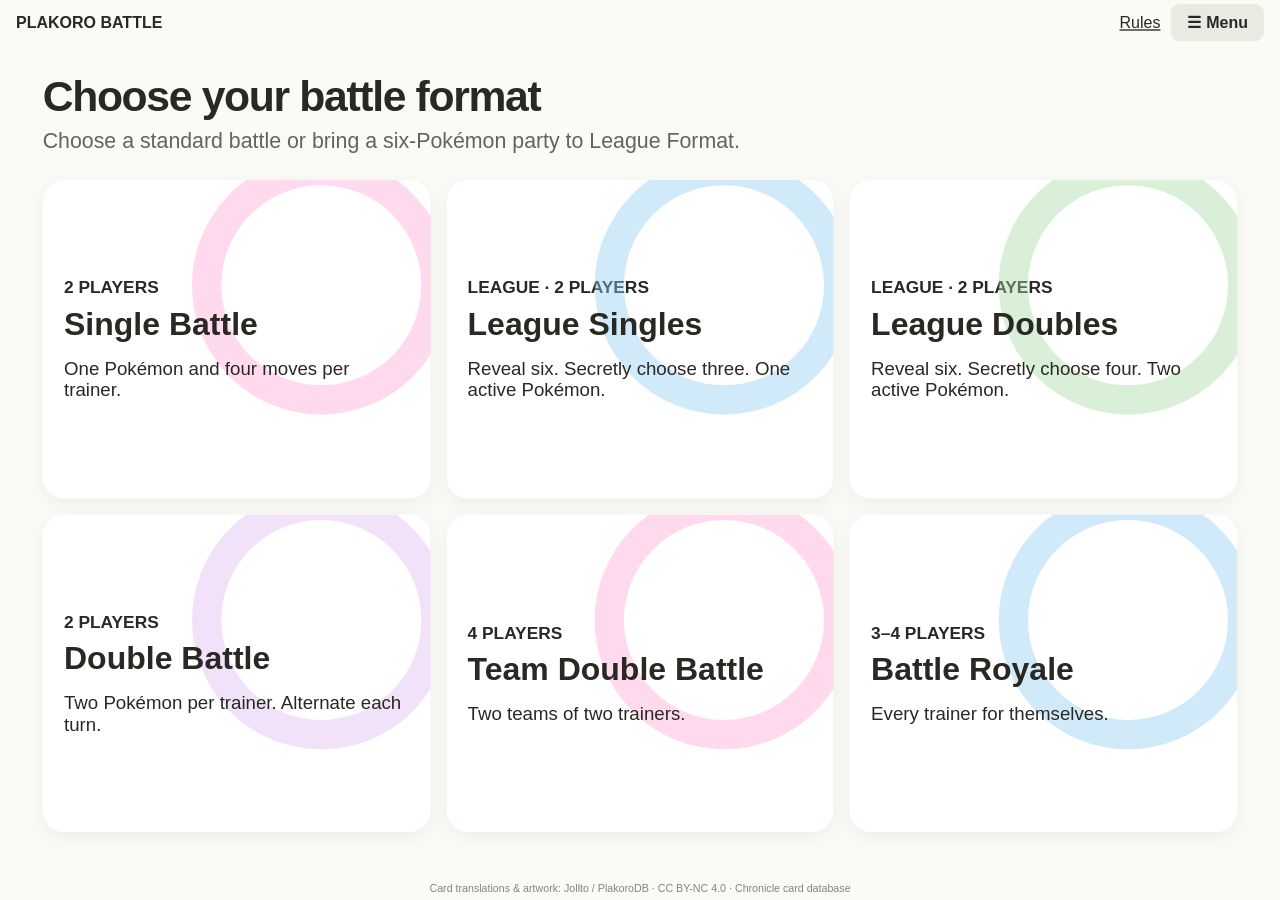
<file: index.html>
<!doctype html>
<html lang="en"><head><meta charset="utf-8"><meta name="viewport" content="width=device-width,initial-scale=1,viewport-fit=cover"><meta name="theme-color" content="#fafaf6"><title>Plakoro Battle Tracker</title><meta name="description" content="Physical-dice Plakoro battles with PlakoroDB cards and Chronicle evolution loadouts."><link rel="stylesheet" href="style.css"></head>
<body><main id="stage" aria-label="Plakoro Battle Tracker"></main><div id="announcement" role="status" aria-live="polite"></div><noscript>Enable JavaScript to use the battle tracker.</noscript><script src="data.js?v=20261123-pokemon-versions"></script><script src="domain.js?v=20261124-eevee-devolve"></script><script src="engine.js?v=20261123-pokemon-versions"></script><script src="league.js?v=20261123-pokemon-versions"></script><script src="plakorodb-source.js"></script><script src="card-updates.js?v=20261123-auto-cards"></script><script src="card-cache.js?v=20261123-auto-cards"></script><script src="chronicle-og.js?v=20261123-auto-cards"></script><script src="chronicle-source.js?v=20261123-auto-cards"></script><script src="chronicle-config.js?v=20261123-auto-cards"></script><script src="chronicle-bundle.js?v=20261123-auto-cards"></script><script src="chronicle-sync.js?v=20261123-auto-cards"></script><script src="published-updates.js"></script><script src="published-catalogue.js"></script><script src="app.js?v=20261124-eevee-devolve-2"></script></body></html>
</file>
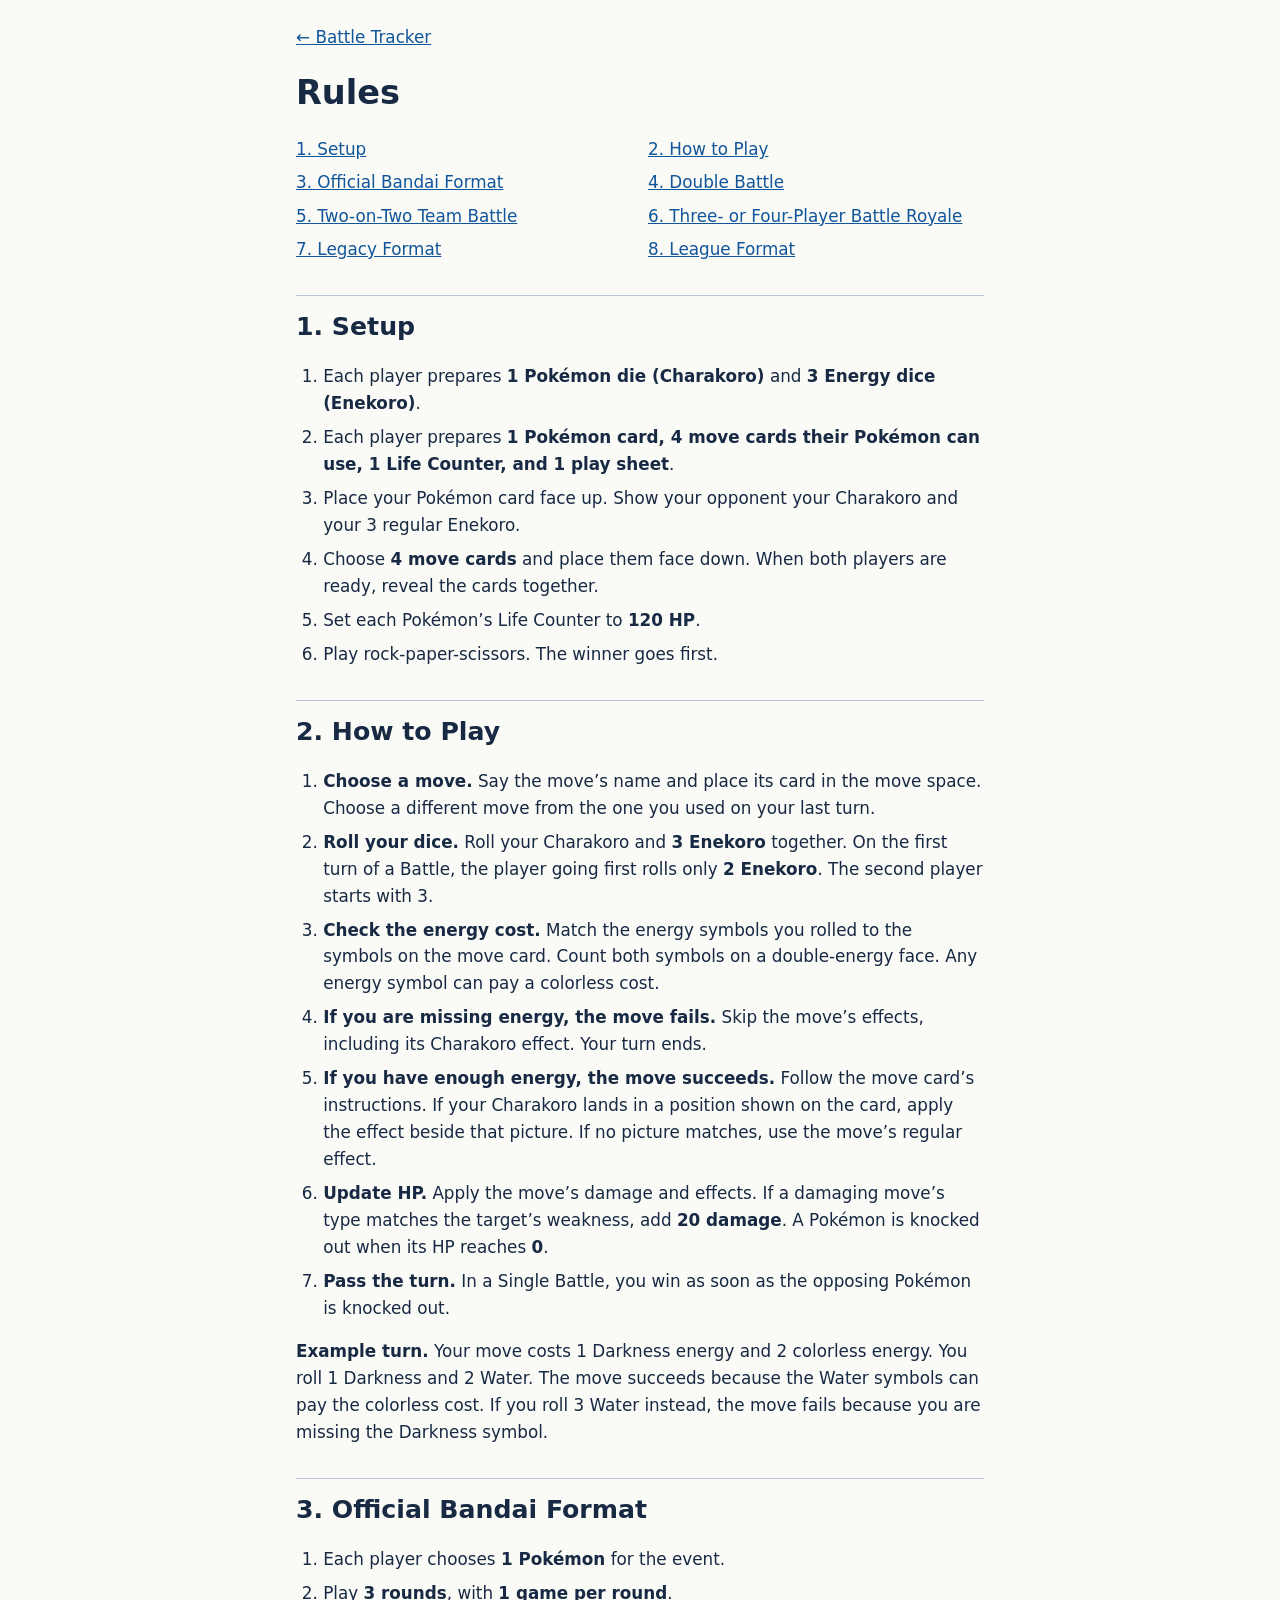
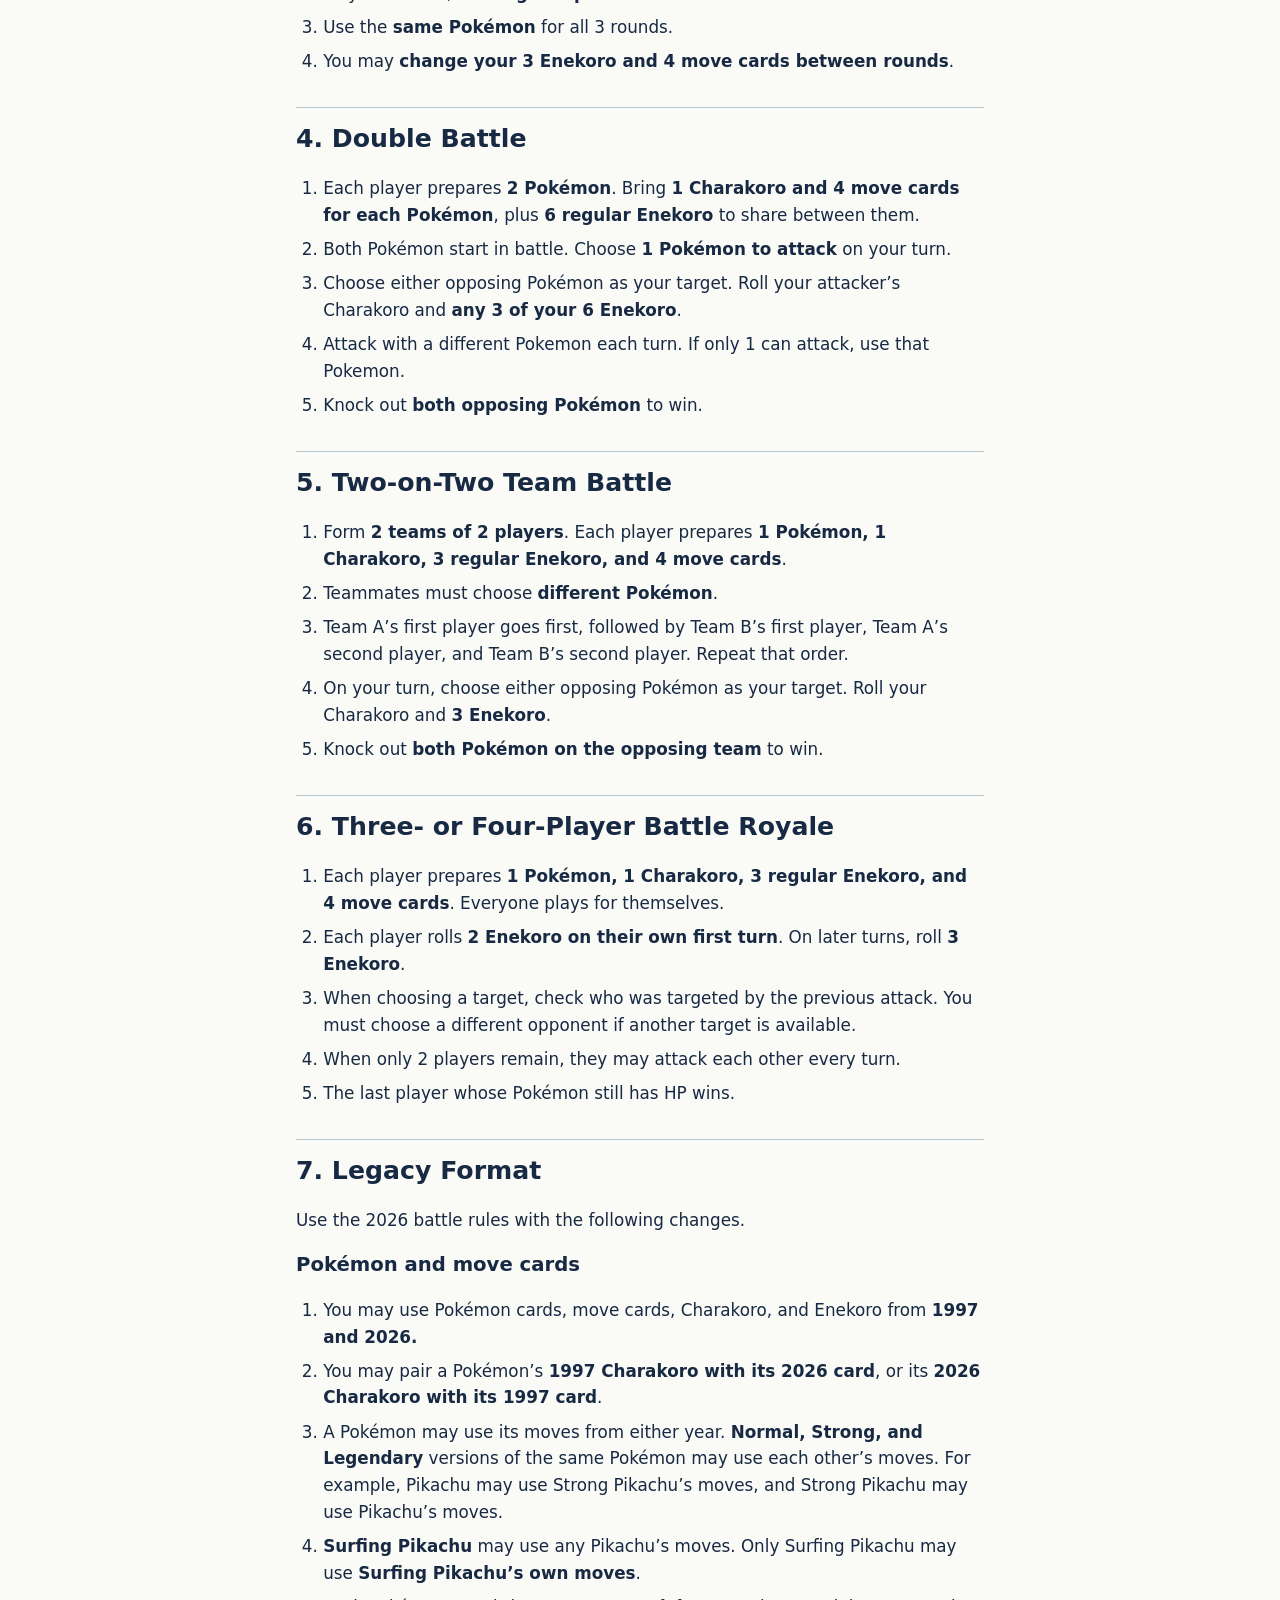
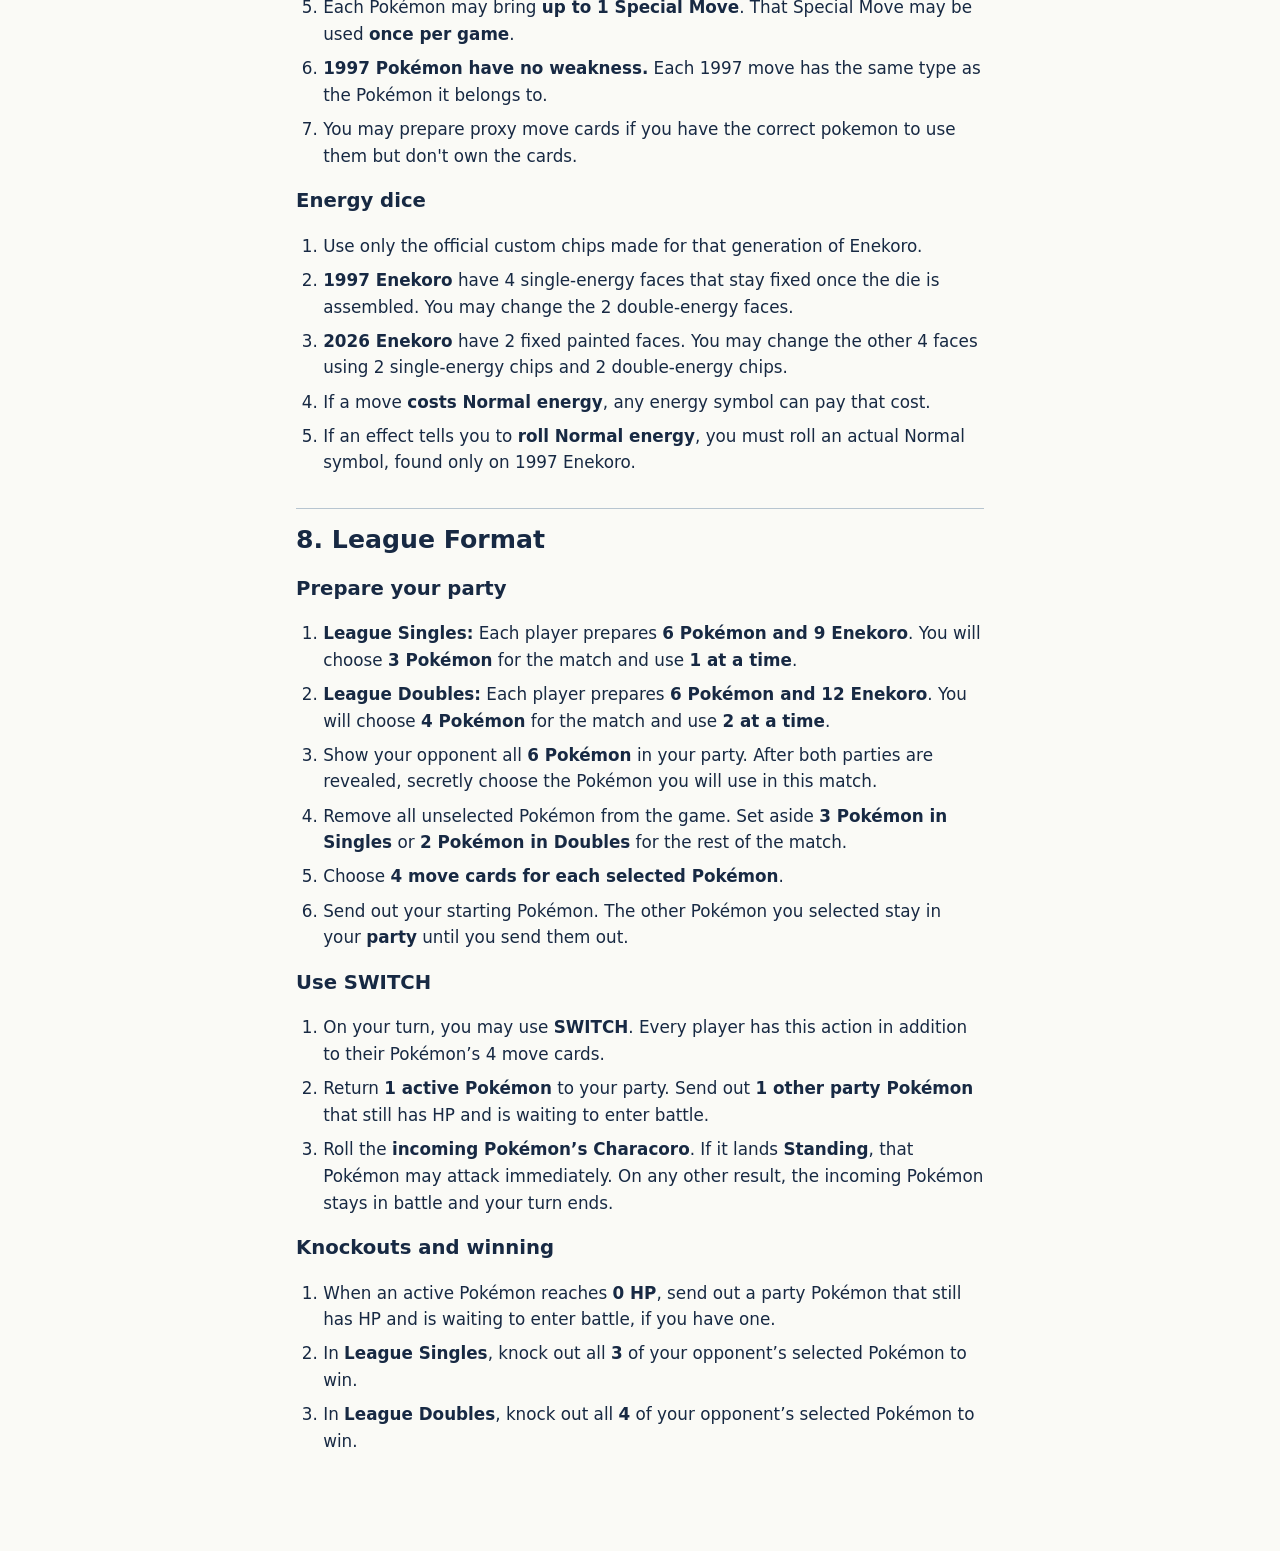
<file: rules.html>
<!doctype html>
<html lang="en"><head><meta charset="utf-8"><meta name="viewport" content="width=device-width,initial-scale=1"><title>Rules</title>
<style>*{box-sizing:border-box}body{margin:0;color:#172943;background:#fafaf6;font:1.05rem/1.6 system-ui,sans-serif}main{max-width:48rem;margin:auto;padding:1.5rem clamp(1rem,4vw,2.5rem) 4rem}a{color:#11559a}nav{display:grid;grid-template-columns:repeat(auto-fit,minmax(14rem,1fr));gap:.4rem 1rem}h1,h2,h3{line-height:1.2}h2{border-top:1px solid #b7c5d0;padding-top:1rem;margin-top:2rem}ol{padding-left:1.7rem}li{margin:.45rem 0}footer{margin-top:2rem}</style></head><body><main>
<a href="./">← Battle Tracker</a>
<h1>Rules</h1>
<nav aria-label="Contents"><a href="#setup">1. Setup</a>
<a href="#turn">2. How to Play</a>
<a href="#official">3. Official Bandai Format</a>
<a href="#double">4. Double Battle</a>
<a href="#team">5. Two-on-Two Team Battle</a>
<a href="#royale">6. Three- or Four-Player Battle Royale</a>
<a href="#legacy">7. Legacy Format</a>
<a href="#league">8. League Format</a></nav>
<h2 id="setup">1. Setup</h2>
<ol>
<li>Each player prepares <strong>1 Pokémon die (Charakoro)</strong> and <strong>3 Energy dice (Enekoro)</strong>.</li>
<li>Each player prepares <strong>1 Pokémon card, 4 move cards their Pokémon can use, 1 Life Counter, and 1 play sheet</strong>.</li>
<li>Place your Pokémon card face up. Show your opponent your Charakoro and your 3 regular Enekoro.</li>
<li>Choose <strong>4 move cards</strong> and place them face down. When both players are ready, reveal the cards together.</li>
<li>Set each Pokémon’s Life Counter to <strong>120 HP</strong>.</li>
<li>Play rock-paper-scissors. The winner goes first.</li>
</ol>
<h2 id="turn">2. How to Play</h2>
<ol>
<li><strong>Choose a move.</strong> Say the move’s name and place its card in the move space. Choose a different move from the one you used on your last turn.</li>
<li><strong>Roll your dice.</strong> Roll your Charakoro and <strong>3 Enekoro</strong> together. On the first turn of a Battle, the player going first rolls only <strong>2 Enekoro</strong>. The second player starts with 3.</li>
<li><strong>Check the energy cost.</strong> Match the energy symbols you rolled to the symbols on the move card. Count both symbols on a double-energy face. Any energy symbol can pay a colorless cost.</li>
<li><strong>If you are missing energy, the move fails.</strong> Skip the move’s effects, including its Charakoro effect. Your turn ends.</li>
<li><strong>If you have enough energy, the move succeeds.</strong> Follow the move card’s instructions. If your Charakoro lands in a position shown on the card, apply the effect beside that picture. If no picture matches, use the move’s regular effect.</li>
<li><strong>Update HP.</strong> Apply the move’s damage and effects. If a damaging move’s type matches the target’s weakness, add <strong>20 damage</strong>. A Pokémon is knocked out when its HP reaches <strong>0</strong>.</li>
<li><strong>Pass the turn.</strong> In a Single Battle, you win as soon as the opposing Pokémon is knocked out.</li>
</ol>
<p><strong>Example turn.</strong> Your move costs 1 Darkness energy and 2 colorless energy. You roll 1 Darkness and 2 Water. The move succeeds because the Water symbols can pay the colorless cost. If you roll 3 Water instead, the move fails because you are missing the Darkness symbol.</p>
<h2 id="official">3. Official Bandai Format</h2>
<ol>
<li>Each player chooses <strong>1 Pokémon</strong> for the event.</li>
<li>Play <strong>3 rounds</strong>, with <strong>1 game per round</strong>.</li>
<li>Use the <strong>same Pokémon</strong> for all 3 rounds.</li>
<li>You may <strong>change your 3 Enekoro and 4 move cards between rounds</strong>.</li>
</ol>
<h2 id="double">4. Double Battle</h2>
<ol>
<li>Each player prepares <strong>2 Pokémon</strong>. Bring <strong>1 Charakoro and 4 move cards for each Pokémon</strong>, plus <strong>6 regular Enekoro</strong> to share between them.</li>
<li>Both Pokémon start in battle. Choose <strong>1 Pokémon to attack</strong> on your turn.</li>
<li>Choose either opposing Pokémon as your target. Roll your attacker’s Charakoro and <strong>any 3 of your 6 Enekoro</strong>.</li>
<li>Attack with a different Pokemon each turn. If only 1 can attack, use that Pokemon.</li>
<li>Knock out <strong>both opposing Pokémon</strong> to win.</li>
</ol>
<h2 id="team">5. Two-on-Two Team Battle</h2>
<ol>
<li>Form <strong>2 teams of 2 players</strong>. Each player prepares <strong>1 Pokémon, 1 Charakoro, 3 regular Enekoro, and 4 move cards</strong>.</li>
<li>Teammates must choose <strong>different Pokémon</strong>.</li>
<li>Team A’s first player goes first, followed by Team B’s first player, Team A’s second player, and Team B’s second player. Repeat that order.</li>
<li>On your turn, choose either opposing Pokémon as your target. Roll your Charakoro and <strong>3 Enekoro</strong>.</li>
<li>Knock out <strong>both Pokémon on the opposing team</strong> to win.</li>
</ol>
<h2 id="royale">6. Three- or Four-Player Battle Royale</h2>
<ol>
<li>Each player prepares <strong>1 Pokémon, 1 Charakoro, 3 regular Enekoro, and 4 move cards</strong>. Everyone plays for themselves.</li>
<li>Each player rolls <strong>2 Enekoro on their own first turn</strong>. On later turns, roll <strong>3 Enekoro</strong>.</li>
<li>When choosing a target, check who was targeted by the previous attack. You must choose a different opponent if another target is available.</li>
<li>When only 2 players remain, they may attack each other every turn.</li>
<li>The last player whose Pokémon still has HP wins.</li>
</ol>
<h2 id="legacy">7. Legacy Format</h2>
<p>Use the 2026 battle rules with the following changes.</p>
<h3>Pokémon and move cards</h3>
<ol>
<li>You may use Pokémon cards, move cards, Charakoro, and Enekoro from <strong>1997 and 2026.</strong></li>
<li>You may pair a Pokémon’s <strong>1997 Charakoro with its 2026 card</strong>, or its <strong>2026 Charakoro with its 1997 card</strong>.</li>
<li>A Pokémon may use its moves from either year. <strong>Normal, Strong, and Legendary</strong> versions of the same Pokémon may use each other’s moves. For example, Pikachu may use Strong Pikachu’s moves, and Strong Pikachu may use Pikachu’s moves.</li>
<li><strong>Surfing Pikachu</strong> may use any Pikachu’s moves. Only Surfing Pikachu may use <strong>Surfing Pikachu’s own moves</strong>.</li>
<li>Each Pokémon may bring <strong>up to 1 Special Move</strong>. That Special Move may be used <strong>once per game</strong>.</li>
<li><strong>1997 Pokémon have no weakness.</strong> Each 1997 move has the same type as the Pokémon it belongs to.</li>
<li>You may prepare proxy move cards if you have the correct pokemon to use them but don't own the cards.</li>
</ol>
<h3>Energy dice</h3>
<ol>
<li>Use only the official custom chips made for that generation of Enekoro.</li>
<li><strong>1997 Enekoro</strong> have 4 single-energy faces that stay fixed once the die is assembled. You may change the 2 double-energy faces.</li>
<li><strong>2026 Enekoro</strong> have 2 fixed painted faces. You may change the other 4 faces using 2 single-energy chips and 2 double-energy chips.</li>
<li>If a move <strong>costs Normal energy</strong>, any energy symbol can pay that cost.</li>
<li>If an effect tells you to <strong>roll Normal energy</strong>, you must roll an actual Normal symbol, found only on 1997 Enekoro.</li>
</ol>
<h2 id="league">8. League Format</h2>
<h3>Prepare your party</h3>
<ol>
<li><strong>League Singles:</strong> Each player prepares <strong>6 Pokémon and 9 Enekoro</strong>. You will choose <strong>3 Pokémon</strong> for the match and use <strong>1 at a time</strong>.</li>
<li><strong>League Doubles:</strong> Each player prepares <strong>6 Pokémon and 12 Enekoro</strong>. You will choose <strong>4 Pokémon</strong> for the match and use <strong>2 at a time</strong>.</li>
<li>Show your opponent all <strong>6 Pokémon</strong> in your party. After both parties are revealed, secretly choose the Pokémon you will use in this match.</li>
<li>Remove all unselected Pokémon from the game. Set aside <strong>3 Pokémon in Singles</strong> or <strong>2 Pokémon in Doubles</strong> for the rest of the match.</li>
<li>Choose <strong>4 move cards for each selected Pokémon</strong>.</li>
<li>Send out your starting Pokémon. The other Pokémon you selected stay in your <strong>party</strong> until you send them out.</li>
</ol>
<h3>Use SWITCH</h3>
<ol>
<li>On your turn, you may use <strong>SWITCH</strong>. Every player has this action in addition to their Pokémon’s 4 move cards.</li>
<li>Return <strong>1 active Pokémon</strong> to your party. Send out <strong>1 other party Pokémon</strong> that still has HP and is waiting to enter battle.</li>
<li>Roll the <strong>incoming Pokémon’s Characoro</strong>. If it lands <strong>Standing</strong>, that Pokémon may attack immediately. On any other result, the incoming Pokémon stays in battle and your turn ends.</li>
</ol>
<h3>Knockouts and winning</h3>
<ol>
<li>When an active Pokémon reaches <strong>0 HP</strong>, send out a party Pokémon that still has HP and is waiting to enter battle, if you have one.</li>
<li>In <strong>League Singles</strong>, knock out all <strong>3</strong> of your opponent’s selected Pokémon to win.</li>
<li>In <strong>League Doubles</strong>, knock out all <strong>4</strong> of your opponent’s selected Pokémon to win.</li>
</ol>
<footer></footer></main></body></html>
</file>
<file: style.css>
*{box-sizing:border-box}html,body{width:100%;height:100%;margin:0;overflow:hidden}body{background:#15140f;color:#292822;font-family:Arial,Helvetica,sans-serif}button,input,select{font:inherit}button{cursor:pointer;color:inherit;-webkit-tap-highlight-color:transparent;border:0}button:disabled{cursor:default;opacity:.4}button:focus-visible,a:focus-visible,input:focus-visible{outline:4px solid #2171a6;outline-offset:2px}:root{--safe-top:env(safe-area-inset-top,0px);--safe-right:env(safe-area-inset-right,0px);--safe-bottom:env(safe-area-inset-bottom,0px);--safe-left:env(safe-area-inset-left,0px)}#stage{width:100vw;height:100vh;position:absolute;left:50%;top:50%;transform-origin:center;background:#fafaf6;overflow:hidden}#announcement{position:absolute;width:1px;height:1px;overflow:hidden;clip-path:inset(100%)}h1,h2,h3,p{margin:0}a{color:inherit}.topbar{height:34px;display:flex;align-items:center;gap:8px;padding:4px 12px;font-size:12px}.topbar strong{margin-right:auto}.small-btn{background:#eae9e2;border-radius:7px;padding:7px 12px;font-size:12px;font-weight:700}.primary{background:#3e6e86!important;color:white!important}.pink{background:#ffa4d4!important}.blue{background:#92cdf2!important}.amber{background:#ffe58a!important}.large-btn{padding:15px 22px;border:3px solid #fff;border-radius:12px;font-size:20px;font-weight:800;box-shadow:0 3px 7px #0002;background:#e6e5dd}.footer{height:16px;text-align:center;color:#85847e;font-size:8px;line-height:16px}.home{padding:20px 32px;height:calc(100% - 50px);display:flex;flex-direction:column;overflow:auto}.home h1{font-size:36px;letter-spacing:-1px;margin:0 0 6px}.home p{font-size:16px;color:#65645b}.format-grid{flex:1;display:grid;grid-template-rows:1fr 1fr;grid-template-columns:1fr 1fr;gap:12px;margin:20px 0 15px}.format{background:#fff;border-radius:16px;box-shadow:0 4px 14px #0000000e;min-height:120px;text-align:left;padding:18px 20px;position:relative;overflow:hidden}.format:before{content:'';position:absolute;right:-15px;top:-18px;width:150px;height:150px;border:22px solid var(--accent,#ffe58a);border-radius:50%;opacity:.42}.format strong{font-size:26px;display:block;position:relative}.format small{display:block;margin-top:11px;font-size:14px;max-width:300px;position:relative}.format .count{font-size:13px;font-weight:800;display:block;margin-bottom:6px}.home-actions{display:flex;gap:10px}.setup-grid{height:calc(100% - 50px);display:grid;gap:9px;padding:0 8px;grid-template-columns:repeat(var(--players),1fr)}.setup-card{background:#fff;border-radius:16px;padding:12px;display:flex;flex-direction:column;gap:10px;box-shadow:0 4px 12px #0001;min-width:0}.trainer-label{text-align:center;font-size:16px;font-weight:800}.select-mon{background:#f6f5ef;flex:1;border-radius:12px;display:flex;align-items:center;justify-content:center;position:relative;min-height:0}.ball{width:290px;height:auto;max-width:90%;aspect-ratio:1;border:28px solid var(--trainer,#d9d8ce);border-radius:50%;position:relative;display:flex;align-items:center;justify-content:center}.ball:before{content:'';position:absolute;left:-15px;right:-15px;height:26px;background:var(--trainer,#d9d8ce)}.ball:after{content:'';position:absolute;width:82px;height:82px;background:#f6f5ef;border:27px solid var(--trainer,#d9d8ce);border-radius:50%}.ball span{position:relative;z-index:1;font-size:14px;line-height:1.4;font-weight:800;text-align:center}.setup-grid.multi .ball{width:185px;height:auto;border-width:18px}.setup-grid.multi .ball:after{width:60px;height:60px;border-width:18px}.setup-grid.multi .ball span{font-size:11px}.ready{font-size:12px;text-align:center;color:#68675e;min-height:15px}.setup-card .large-btn{font-size:14px;padding:12px}.overlay{position:absolute;inset:0;background:#fafaf6;z-index:10;display:flex;flex-direction:column}.overlay-head{height:54px;display:flex;align-items:center;padding:8px 16px;gap:10px;flex-shrink:0}.overlay-head h2{font-size:23px;margin-right:auto}.close-btn{font-size:24px;background:#e7e6df;border-radius:50%;width:36px;height:36px;line-height:32px}.scroll{overflow:auto;min-height:0;overscroll-behavior:contain;scrollbar-width:thin;flex:1;padding:5px 16px 14px}.pokemon-grid{display:grid;grid-template-columns:repeat(4,1fr);gap:12px}.pokemon-choice{background:white;border-radius:14px;overflow:hidden;box-shadow:0 3px 8px #0002;padding:0}.pick-art{display:block;height:122px;position:relative;background:var(--type)}.pick-art>img{height:120px;width:100%;object-fit:contain;padding:4px}.pick-art .type-icon{position:absolute;left:8px;top:8px;width:32px;height:32px}.pokemon-choice strong{display:block;padding:8px;font-size:17px}.pokemon-choice small{display:flex;align-items:center;justify-content:center;gap:4px;padding:0 0 9px;font-size:12px}.type-icon{width:26px;height:26px;object-fit:contain;flex-shrink:0}.cost-icon{width:23px;height:23px;object-fit:contain}.ori-icon{width:37px;height:37px;object-fit:contain;flex-shrink:0}.move-grid{display:grid;grid-template-columns:1fr 1fr;gap:10px;align-content:start}.move-card{display:flex;flex-direction:column;min-width:0;text-align:left;padding:0;border-radius:14px;overflow:hidden;border:3px solid transparent;background:#262420;position:relative;min-height:194px}.move-card.selected{border-color:#3e6e86;box-shadow:0 0 0 2px #3e6e86}.move-top{background-color:var(--type);background-size:cover;background-position:center;min-height:92px;padding:8px 10px;display:flex;flex-direction:column;gap:5px}.move-title{display:flex;align-items:center;gap:7px;min-width:0}.move-name{font-weight:900;color:#fff;text-shadow:-1px -1px #333,1px -1px #333,-1px 1px #333,1px 1px #333,2px 2px #333;font-size:24px;line-height:1.08;flex:1;letter-spacing:-.4px}.move-cost{display:flex;align-items:center;gap:1px;margin-left:auto;flex-shrink:0}.move-desc{display:flex;gap:8px;align-items:center;font-size:13px;line-height:1.15;font-weight:700}.move-damage{font-size:31px;font-weight:900;color:white;text-shadow:-1px -1px #333,1px -1px #333,-1px 1px #333,1px 1px #333;min-width:35px}.move-effects{padding:5px 9px;display:flex;flex-direction:column;gap:4px;flex:1;color:white}.effect-row{display:flex;gap:7px;align-items:center;flex:1;font-size:12px;line-height:1.14;min-height:27px}.effect-icons{display:flex;gap:0;min-width:38px;flex-shrink:0}.effect-row .ori-icon{width:27px;height:27px}.effect-row.conditional{color:#ffe58a}.selected-mark{position:absolute;right:6px;bottom:6px;border:2px solid white;background:#3e6e86;color:white;border-radius:50%;width:27px;height:27px;line-height:23px;text-align:center;font-weight:800}.sheet-foot{background:#fafaf6;display:flex;gap:8px;align-items:center;justify-content:center;padding:8px 16px;flex-shrink:0;box-shadow:0 -4px 15px #0001;min-height:57px}.sheet-foot .large-btn{padding:10px 18px;font-size:16px}.sheet-foot p{font-size:12px;flex:1}.loadout-strip{display:flex;gap:7px;padding:4px 16px 10px;flex-wrap:wrap}.loadout-chip{border-radius:20px;background:#ebeae3;padding:7px 12px;font-size:12px}.loadout-chip.current{background:#3e6e86;color:white}.picker-search{border:1px solid #ccc;border-radius:9px;font-size:14px;padding:8px;width:190px}.board-top{height:107px;display:grid;gap:8px;padding:6px 8px;grid-template-columns:repeat(var(--players),1fr)}.fighter{border-radius:16px;display:flex;align-items:center;background:#fff;gap:10px;padding:6px 12px 8px 4px;position:relative;overflow:hidden;min-width:0;border:3px solid transparent}.fighter.active{background:var(--type)}.fighter.targeted{border-color:#3e6e86}.fighter.ko{filter:grayscale(1);opacity:.45}.fighter-art{height:84px;width:105px;object-fit:contain;flex-shrink:0}.fighter-info{min-width:0;flex:1}.fighter-line{display:flex;align-items:center;gap:5px}.fighter-name{font-weight:900;font-size:23px;line-height:1}.fighter .weak{margin-left:auto;display:flex;align-items:center;font-size:11px;gap:3px}.fighter .weak img{width:22px;height:22px}.hp-line{display:flex;align-items:baseline;gap:7px;margin:3px 0}.hp-number{font-size:37px;font-weight:900;line-height:1}.hp-max{font-size:13px;color:#777}.hp-bar{height:12px;background:#e7e6df;border-radius:8px;display:flex;overflow:hidden}.hp-bar span{display:block;background:#67bb61;transition:width .35s;min-width:0}.fighter small{font-size:10px;color:#58574f}.board-top.multi{height:107px;gap:4px}.board-top.multi .fighter{padding:5px;gap:3px;border-radius:10px}.board-top.multi .fighter-art{width:61px;height:77px}.board-top.multi .fighter-name{font-size:16px}.board-top.multi .type-icon{width:18px;height:18px}.board-top.multi .hp-number{font-size:28px}.board-top.multi .weak{display:none}.battle-tools{height:29px;display:flex;align-items:center;gap:8px;padding:0 10px;font-size:12px;font-weight:700}.battle-tools strong{margin-right:auto}.battle-tools .small-btn{padding:5px 10px;font-size:10px}.battle-moves{height:calc(100% - 136px);padding:2px 8px 8px;gap:8px;grid-template-rows:1fr 1fr}.battle-moves .move-card{min-height:0;border:0}.battle-moves .move-top{min-height:85px}.battle-moves .move-name{font-size:28px}.battle-moves .effect-row{font-size:13px}.blocked-label{position:absolute;inset:0;background:#eeede8bd;display:flex;align-items:center;justify-content:center;font-size:22px;font-weight:900;color:#4c4b43;text-shadow:0 1px white}.battle-moves .move-card:disabled{opacity:1}.attack-overlay{padding:7px;gap:7px}.attack-head{height:91px;display:flex;gap:10px;flex-shrink:0}.attack-label{width:35%;border-radius:14px;padding:9px 12px;background-color:var(--type);background-size:cover;background-position:center;display:flex;flex-direction:column;justify-content:center;gap:5px}.attack-label .move-name{font-size:31px;flex:0}.attack-label .move-cost{margin-left:0}.roll-instruction{flex:1;display:flex;align-items:center;justify-content:center;gap:12px;position:relative}.roll-instruction strong{font-size:21px}.dice-row{display:flex;align-items:center;justify-content:center;gap:4px;max-width:390px;flex-wrap:wrap}.dice-row img{width:45px;height:45px;object-fit:contain}.dice-row .character{width:58px;height:58px}.dice-row small{font-size:16px;font-weight:800}.dice-note{position:absolute;right:4px;bottom:2px;color:#bf631d;font-size:12px;font-weight:900}.attack-columns{display:grid;grid-template-columns:71% 1fr;gap:7px;flex:1;min-height:0}.success-column{background:var(--type);border-radius:14px;padding:9px 9px 7px;display:flex;flex-direction:column;gap:7px;min-height:0}.success-heading{text-align:center;font-size:18px;font-weight:900;height:26px;flex-shrink:0}.outcome-list{display:grid;grid-template-rows:repeat(4,1fr);gap:6px;flex:1;min-height:0}.outcome-btn{display:flex;align-items:center;gap:12px;border-radius:12px;border:3px solid white;background:#262420;color:#fff;box-shadow:0 3px 6px #0002;text-align:left;padding:9px 12px;font-size:20px;line-height:1.12;font-weight:800;min-height:0}.outcome-btn .effect-icons{gap:3px}.outcome-btn .ori-icon{width:42px;height:42px}.outcome-btn .outcome-text{flex:1}.outcome-btn.long{font-size:16px}.outcome-btn.move-only{color:#36352e;background:white;font-size:20px}.outcome-btn.move-only .type-icon{width:49px;height:49px}.outcome-btn .damage-number{font-size:40px;font-weight:900;margin-left:auto}.outcome-btn:disabled{opacity:.25}.failure-column{display:grid;grid-template-rows:65% 1fr;gap:7px}.failure-box{background:#deded7;border-radius:14px;padding:9px;display:flex;flex-direction:column;gap:8px}.failure-box strong{text-align:center;font-size:19px;padding:6px 0}.failure-btn{background:#3e6e86;color:white;border:3px solid white;border-radius:14px;box-shadow:0 3px 7px #0002;flex:1;font-size:26px;font-weight:800;padding:12px}.return-btn{background:#e7e7df;border-radius:14px;font-size:30px;font-weight:800}.question{padding:30px;display:flex;align-items:center;justify-content:center;text-align:center;gap:26px}.question h2{font-size:30px}.question p{font-size:17px;line-height:1.4;margin:15px auto;max-width:650px}.question .count-grid{display:grid;grid-template-columns:repeat(7,1fr);gap:9px;margin:20px auto;max-width:790px}.count-btn{background:#3e6e86;color:#fff;border:3px solid white;box-shadow:0 3px 8px #0002;border-radius:12px;font-size:29px;font-weight:900;min-width:75px;padding:14px}.question .option-grid{display:flex;gap:15px;justify-content:center;flex-wrap:wrap;margin-top:20px}.evolution-option img{height:150px;width:170px;object-fit:contain}.evolution-option{background:#eee;border-radius:16px;padding:14px;font-size:20px;font-weight:800}.evolution-option strong{display:block}.result{background-color:var(--type);background-size:cover;background-position:center;text-align:center;display:flex;flex-direction:column;align-items:center;justify-content:center;gap:12px;height:100%}.result h1{font-size:44px}.result img{height:240px;max-width:380px;object-fit:contain}.result .actions{display:flex;gap:12px}.card-view{display:flex;align-items:center;justify-content:center;gap:20px;padding:18px}.card-view img{max-height:425px;max-width:640px;object-fit:contain;border-radius:12px}.menu-body{flex:1;min-height:0;padding:20px 40px;overflow:auto}.menu-body h3{margin:10px 0}.menu-body p{font-size:14px;line-height:1.5;margin:8px 0}.menu-actions{display:flex;gap:10px;margin:15px 0;flex-wrap:wrap}.log-item{font-size:13px;padding:9px 0;border-bottom:1px solid #ddd}.hp-adjust{display:flex;gap:10px;align-items:center;margin:10px 0}.hp-adjust strong{min-width:135px}.hp-adjust output{min-width:50px;text-align:center;font-size:22px;font-weight:800}.impact{position:absolute;inset:107px 0 0;z-index:20;pointer-events:none;display:flex;align-items:center;justify-content:center;animation:impact .8s forwards}.impact span{background:#fffedff2;padding:16px 40px;border-radius:22px;font-size:62px;font-weight:900;box-shadow:0 5px 35px #0004}.impact.fail span{font-size:35px;background:#3e6e86;color:white}.turn-banner{position:absolute;left:18%;right:18%;top:36%;z-index:19;text-align:center;background:#fffffff0;border-radius:20px;padding:24px;box-shadow:0 10px 40px #0003;pointer-events:none;animation:impact 1s forwards}.turn-banner h2{font-size:30px;margin-bottom:10px}@keyframes impact{0%{opacity:0;transform:scale(.85)}20%,65%{opacity:1;transform:scale(1)}100%{opacity:0;transform:scale(1.03)}}@media(prefers-reduced-motion:reduce){.impact,.turn-banner{animation-duration:.01ms}.hp-bar span{transition:none}}

/* Fill the available stage; scroll long content inside its own screen. */
.question:not(.overlay):not(.scroll){height:calc(100% - 136px);overflow:auto}
.topbar+.question{height:calc(100% - 34px)!important}
.question>div{max-width:100%;max-height:100%}
.card-view{flex:1;min-height:0;overflow:auto}
.card-view img{max-width:95%;max-height:100%}

/* Display the original database PNGs without redrawing, cropping or stretching. */
.sr-only{position:absolute;width:1px;height:1px;margin:-1px;overflow:hidden;clip-path:inset(50%);white-space:nowrap}
.source-card{min-height:0;padding:3px;background:#eeede6;align-items:center;justify-content:center;gap:3px}
.source-card-image{display:block;width:100%;height:auto;min-height:0;object-fit:contain;border-radius:10px}
.source-card.selected{background:#3e6e86}
.source-card .selected-mark{right:8px;bottom:8px;box-shadow:0 1px 5px #0009}
.battle-moves .source-card{border:2px solid transparent;padding:2px;gap:2px}
.battle-moves .source-card-image{flex:1;height:0;min-height:0}
.live-damage{font-size:11px;line-height:17px;font-weight:700;color:#55544b;flex:none}
.source-card .blocked-label{background:#eeede8c9}
.pick-art.source-pokemon{height:auto;background:transparent}
.pick-art.source-pokemon>img{display:block;width:100%;height:auto;padding:0;object-fit:contain}
.selected-pokemon{display:flex;flex-direction:column;align-items:center;justify-content:center;gap:12px;width:100%;height:100%;padding:10px;min-height:0}
.selected-pokemon img{width:100%;max-height:calc(100% - 34px);object-fit:contain;min-height:0;border-radius:12px}
.selected-pokemon strong{font-size:14px;flex-shrink:0}
.attack-label.source-attack{padding:0;background:transparent;align-items:center;justify-content:center}
.source-attack .source-card-image{height:100%;width:100%}
.fighter-art.pokemon-card-image{width:140px;height:85px;border-radius:7px}
.board-top.multi .fighter-art.pokemon-card-image{width:72px;height:60px}
.evolution-option img.pokemon-card-image{width:220px;height:110px;border-radius:9px}
.result img.pokemon-card-image{width:70%;max-width:700px;height:auto;max-height:65%}

.clear-loadout{background:#f7e7e5;color:#983e36}
.undo-clear-loadout{background:#e1edf3;color:#315d75}
.setup-card>.clear-loadout,.setup-card>.undo-clear-loadout{align-self:center;min-height:34px}

/* League screens keep their controls visible and scroll the party content. */
.format-grid{grid-template-columns:repeat(3,minmax(0,1fr))}.format strong{font-size:24px}.format small{max-width:260px}.format{padding:16px}.home h1{font-size:32px}
.league-setup{height:calc(100% - 34px);display:flex;flex-direction:column;min-height:0}.league-intro{padding:10px 18px;flex:none}.league-intro h1{font-size:25px;margin-bottom:5px}.league-intro p{font-size:15px;line-height:1.3;max-width:980px}
.league-parties{display:grid;grid-template-columns:1fr 1fr;gap:16px;overflow:auto;padding:4px 18px 14px;flex:1;min-height:0}.league-parties h2{font-size:18px;margin:0 0 7px;text-align:center}.league-party-grid{display:grid;grid-template-columns:repeat(3,minmax(0,1fr));gap:8px}
.league-card{display:flex;flex-direction:column;align-items:center;justify-content:center;gap:5px;min-width:0;background:white;border:3px solid transparent;border-radius:12px;padding:6px;box-shadow:0 2px 7px #0001}.league-card img{width:100%;object-fit:contain;border-radius:7px;aspect-ratio:2}.league-card strong{font-size:15px}.league-card small{font-size:13px}.league-card.selected{border-color:#3e6e86;background:#e8f2f8}.league-card:disabled{opacity:1;cursor:default}.empty-party{font-size:40px;min-height:64px;color:#3e6e86;display:grid;place-items:center}
.league-private-grid{display:grid;grid-template-columns:repeat(3,minmax(0,1fr));gap:10px;overflow:auto;padding:6px 22px 16px;flex:1;min-height:0;align-content:start}.league-private-grid .league-card img{max-height:122px}.league-private-grid .league-card strong{font-size:18px}
.league-loadouts{display:grid;grid-template-columns:repeat(auto-fit,minmax(200px,1fr));gap:12px;overflow:auto;flex:1;min-height:0;padding:8px 18px 18px;align-content:start}.league-loadouts article{min-width:0;display:flex;flex-direction:column;gap:10px}.league-loadouts .league-card{width:100%}.league-loadouts label{font-size:14px;line-height:1.4}.league-loadouts input{display:block;width:100%;padding:10px;border-radius:8px;border:1px solid #b7c5ca;font-size:14px;background:#fff}.league-loadouts .small-btn{min-height:35px}
.league-handoff{height:calc(100% - 34px);display:flex;flex-direction:column;align-items:center;justify-content:center;gap:22px;text-align:center;padding:25px;overflow:auto}.league-handoff h1{font-size:32px}.league-handoff p{max-width:650px;font-size:19px;line-height:1.4}.league-handoff small{font-size:14px;color:#5d615f}.league-handoff .option-grid{display:flex;gap:20px}
.league-remaining{font-size:12px;color:#47545a}.league-reserve{display:flex;flex-direction:column;align-items:center;gap:8px;max-width:260px}.league-reserve small{font-size:14px;line-height:1.4}.league-roll .question{padding:12px 25px}.league-roll .question h2{font-size:24px}.league-roll .question p{font-size:16px;margin:10px auto}.league-roll .switch-card{width:390px;max-height:160px;object-fit:contain}.league-roll .option-grid{margin-top:10px;gap:8px}.roll-choice{display:flex;align-items:center;gap:6px;font-size:15px;padding:8px 12px}
.league-battle-party{display:grid;grid-template-columns:repeat(auto-fit,minmax(210px,1fr));gap:15px;padding:12px}.league-party-status{background:white;border-radius:14px;padding:12px}.league-party-status img{width:100%;object-fit:contain;border-radius:8px}.league-party-status h3{font-size:20px;margin:8px 0}.league-party-status p{font-size:15px;line-height:1.4;margin:7px 0}.league-party-status.ko{opacity:.55;filter:grayscale(1)}
</file>
